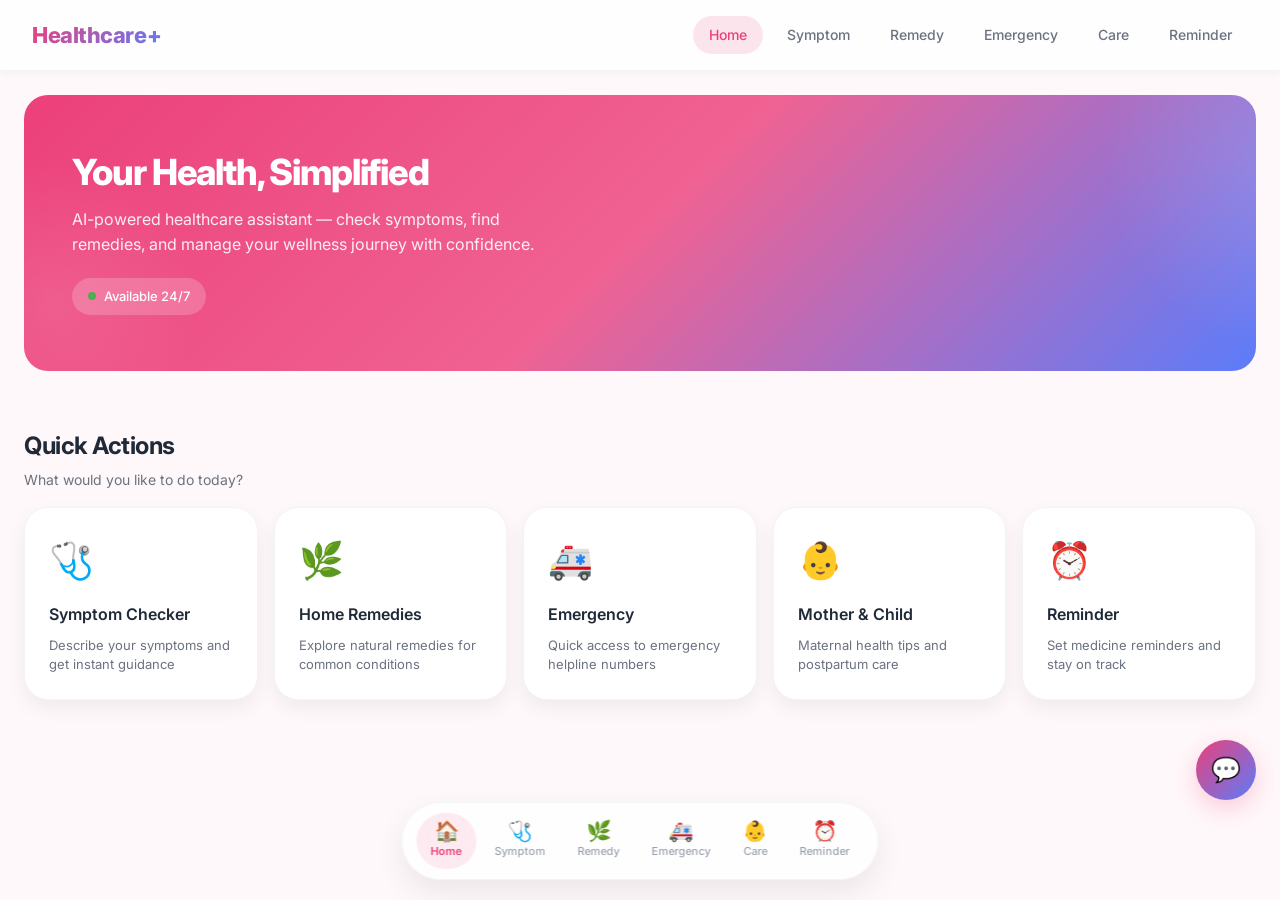
<file: index.html>
<!DOCTYPE html>
<html lang="en">
<head>
  <meta charset="UTF-8">
  <meta name="viewport" content="width=device-width, initial-scale=1.0">
  <meta name="description" content="Healthcare+ — Your AI-powered healthcare assistant. Check symptoms, explore remedies, access emergency services, and manage your health journey.">
  <title>Healthcare+ | Your Health, Simplified</title>
  <link rel="stylesheet" href="style.css">
</head>

<body>

<!-- NAVBAR -->
<nav class="navbar" role="navigation" aria-label="Main navigation">
  <div class="logo">Healthcare+</div>
  <div class="nav-links">
    <a href="index.html" class="active">Home</a>
    <a href="symptom.html">Symptom</a>
    <a href="remedy.html">Remedy</a>
    <a href="emergency.html">Emergency</a>
    <a href="care.html">Care</a>
    <a href="reminder.html">Reminder</a>
  </div>
</nav>

<!-- HERO -->
<section class="hero" role="banner">
  <h1>Your Health, Simplified</h1>
  <p>AI-powered healthcare assistant — check symptoms, find remedies, and manage your wellness journey with confidence.</p>
  <div class="hero-badge">
    <span class="pulse-dot"></span>
    Available 24/7
  </div>
</section>

<!-- SECTION HEADER -->
<div class="section-header">
  <h2>Quick Actions</h2>
  <p>What would you like to do today?</p>
</div>

<!-- ACTION CARDS GRID -->
<div class="grid" role="list">
  <a href="symptom.html" class="card" role="listitem" id="card-symptom">
    <span class="card-icon">🩺</span>
    <span class="card-title">Symptom Checker</span>
    <span class="card-desc">Describe your symptoms and get instant guidance</span>
  </a>
  <a href="remedy.html" class="card" role="listitem" id="card-remedy">
    <span class="card-icon">🌿</span>
    <span class="card-title">Home Remedies</span>
    <span class="card-desc">Explore natural remedies for common conditions</span>
  </a>
  <a href="emergency.html" class="card" role="listitem" id="card-emergency">
    <span class="card-icon">🚑</span>
    <span class="card-title">Emergency</span>
    <span class="card-desc">Quick access to emergency helpline numbers</span>
  </a>
  <a href="care.html" class="card" role="listitem" id="card-care">
    <span class="card-icon">👶</span>
    <span class="card-title">Mother &amp; Child</span>
    <span class="card-desc">Maternal health tips and postpartum care</span>
  </a>
  <a href="reminder.html" class="card" role="listitem" id="card-reminder">
    <span class="card-icon">⏰</span>
    <span class="card-title">Reminder</span>
    <span class="card-desc">Set medicine reminders and stay on track</span>
  </a>
</div>

<!-- CHAT BUTTON -->
<div class="chat-btn" onclick="toggleChat()" role="button" aria-label="Open AI assistant chat" tabindex="0" id="chat-toggle">💬</div>

<!-- CHAT POPUP -->
<div class="chat-popup" id="chatPopup" role="dialog" aria-label="AI Assistant Chat">
  <div class="chat-header">
    <span>🤖 AI Assistant</span>
    <span onclick="toggleChat()" role="button" aria-label="Close chat" tabindex="0">✕</span>
  </div>
  <div class="chat-body" id="chatBody"></div>
  <div class="chat-input">
    <input id="chatInput" placeholder="Ask me anything about health..." aria-label="Type your message">
    <button onclick="sendMsg()" id="chat-send">Send</button>
  </div>
</div>

<!-- BOTTOM NAVIGATION -->
<nav class="bottom-nav" role="navigation" aria-label="Bottom navigation">
  <a href="index.html" class="active" aria-current="page">
    <span class="nav-icon">🏠</span>
    Home
  </a>
  <a href="symptom.html">
    <span class="nav-icon">🩺</span>
    Symptom
  </a>
  <a href="remedy.html">
    <span class="nav-icon">🌿</span>
    Remedy
  </a>
  <a href="emergency.html">
    <span class="nav-icon">🚑</span>
    Emergency
  </a>
  <a href="care.html">
    <span class="nav-icon">👶</span>
    Care
  </a>
  <a href="reminder.html">
    <span class="nav-icon">⏰</span>
    Reminder
  </a>
</nav>

<script src="script.js"></script>

</body>
</html>
</file>
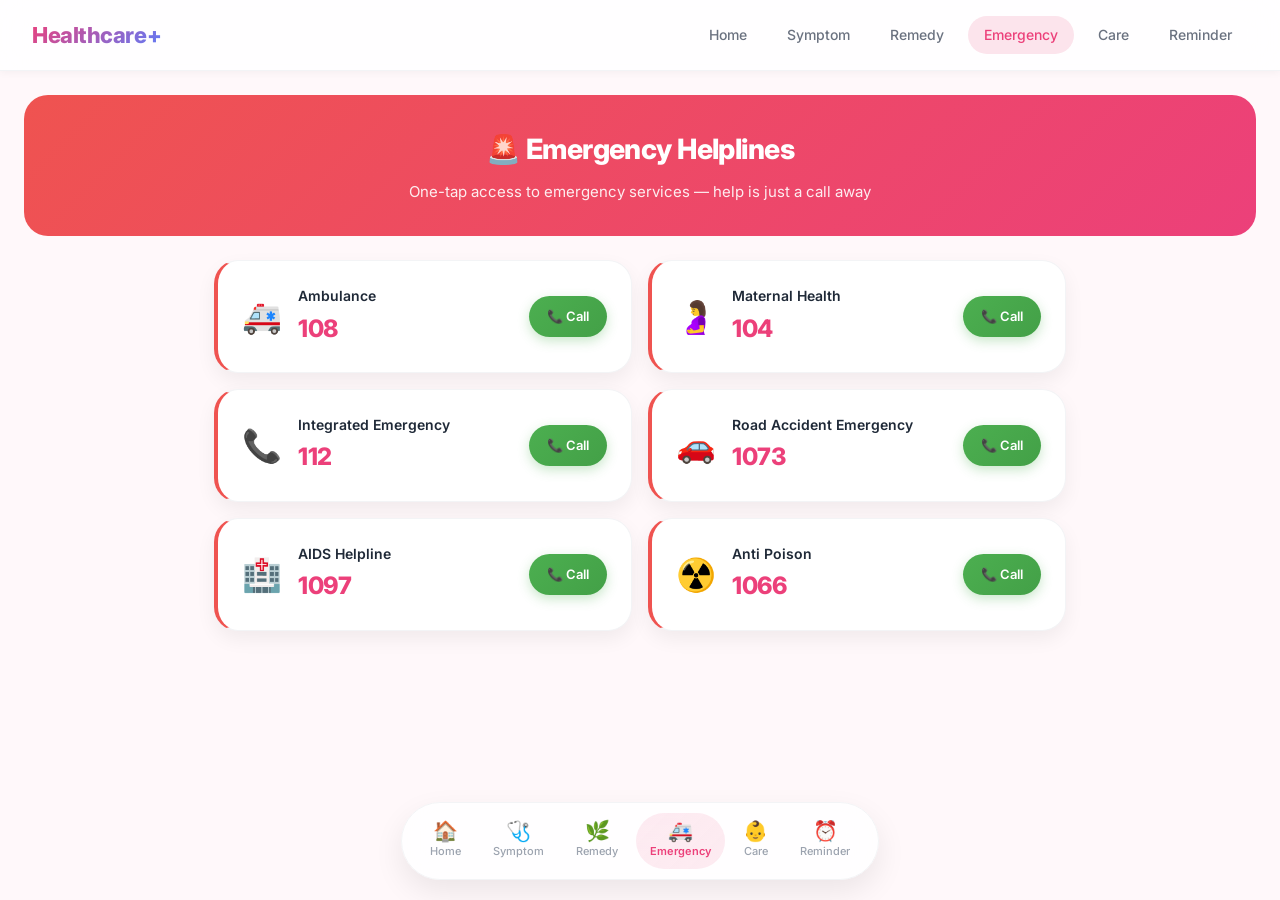
<file: emergency.html>
<!DOCTYPE html>
<html lang="en">
<head>
  <meta charset="UTF-8">
  <meta name="viewport" content="width=device-width, initial-scale=1.0">
  <meta name="description" content="Emergency helpline numbers — quick access to ambulance, maternal health, and other emergency services in India.">
  <title>Emergency Helplines | Healthcare+</title>
  <link rel="stylesheet" href="style.css">
</head>

<body>

<!-- NAVBAR -->
<nav class="navbar" role="navigation" aria-label="Main navigation">
  <div class="logo">Healthcare+</div>
  <div class="nav-links">
    <a href="index.html">Home</a>
    <a href="symptom.html">Symptom</a>
    <a href="remedy.html">Remedy</a>
    <a href="emergency.html" class="active">Emergency</a>
    <a href="care.html">Care</a>
    <a href="reminder.html">Reminder</a>
  </div>
</nav>

<!-- PAGE HERO -->
<section class="page-hero" style="background: linear-gradient(135deg, #EF5350, #EC407A);">
  <h2>🚨 Emergency Helplines</h2>
  <p>One-tap access to emergency services — help is just a call away</p>
</section>

<!-- EMERGENCY CARDS -->
<div class="emergency-grid" role="list">

  <div class="emergency-card" role="listitem">
    <span class="em-icon">🚑</span>
    <div class="em-info">
      <div class="em-name">Ambulance</div>
      <div class="em-number">108</div>
    </div>
    <a href="tel:108" class="em-call" aria-label="Call Ambulance at 108">📞 Call</a>
  </div>

  <div class="emergency-card" role="listitem">
    <span class="em-icon">🤰</span>
    <div class="em-info">
      <div class="em-name">Maternal Health</div>
      <div class="em-number">104</div>
    </div>
    <a href="tel:104" class="em-call" aria-label="Call Maternal Health at 104">📞 Call</a>
  </div>

  <div class="emergency-card" role="listitem">
    <span class="em-icon">📞</span>
    <div class="em-info">
      <div class="em-name">Integrated Emergency</div>
      <div class="em-number">112</div>
    </div>
    <a href="tel:112" class="em-call" aria-label="Call Integrated Emergency at 112">📞 Call</a>
  </div>

  <div class="emergency-card" role="listitem">
    <span class="em-icon">🚗</span>
    <div class="em-info">
      <div class="em-name">Road Accident Emergency</div>
      <div class="em-number">1073</div>
    </div>
    <a href="tel:1073" class="em-call" aria-label="Call Road Accident Emergency at 1073">📞 Call</a>
  </div>

  <div class="emergency-card" role="listitem">
    <span class="em-icon">🏥</span>
    <div class="em-info">
      <div class="em-name">AIDS Helpline</div>
      <div class="em-number">1097</div>
    </div>
    <a href="tel:1097" class="em-call" aria-label="Call AIDS Helpline at 1097">📞 Call</a>
  </div>

  <div class="emergency-card" role="listitem">
    <span class="em-icon">☢️</span>
    <div class="em-info">
      <div class="em-name">Anti Poison</div>
      <div class="em-number">1066</div>
    </div>
    <a href="tel:1066" class="em-call" aria-label="Call Anti Poison at 1066">📞 Call</a>
  </div>

</div>

<!-- BOTTOM NAVIGATION -->
<nav class="bottom-nav" role="navigation" aria-label="Bottom navigation">
  <a href="index.html">
    <span class="nav-icon">🏠</span>
    Home
  </a>
  <a href="symptom.html">
    <span class="nav-icon">🩺</span>
    Symptom
  </a>
  <a href="remedy.html">
    <span class="nav-icon">🌿</span>
    Remedy
  </a>
  <a href="emergency.html" class="active" aria-current="page">
    <span class="nav-icon">🚑</span>
    Emergency
  </a>
  <a href="care.html">
    <span class="nav-icon">👶</span>
    Care
  </a>
  <a href="reminder.html">
    <span class="nav-icon">⏰</span>
    Reminder
  </a>
</nav>

</body>
</html>
</file>
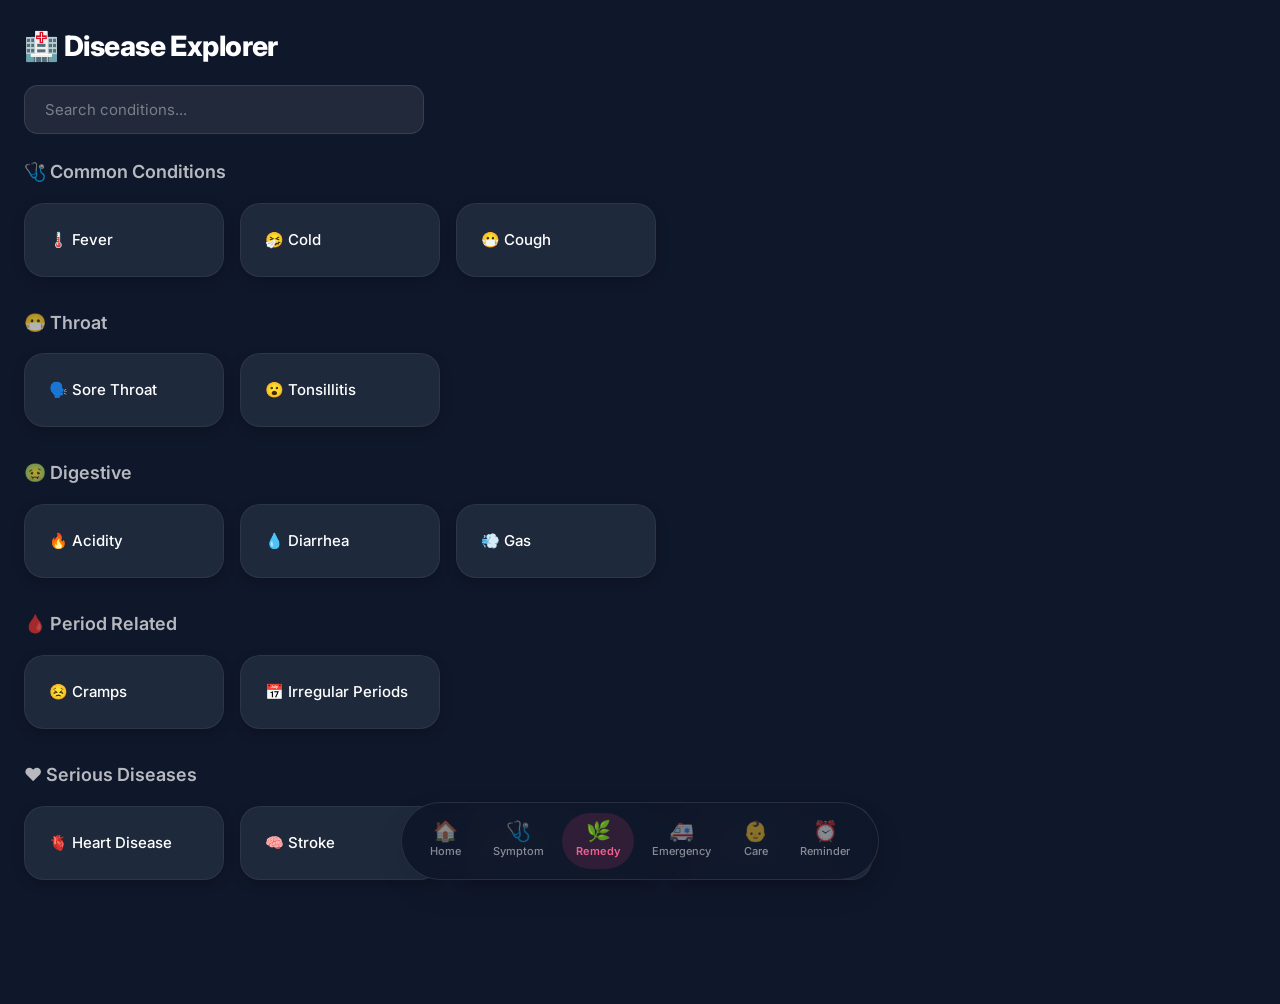
<file: remedy.html>
<!DOCTYPE html>
<html lang="en">
<head>
  <meta charset="UTF-8">
  <meta name="viewport" content="width=device-width, initial-scale=1.0">
  <meta name="description" content="Explore diseases and home remedies. Find natural cures for common conditions with Healthcare+.">
  <title>Disease Explorer | Healthcare+</title>
  <link rel="stylesheet" href="style.css">
</head>

<body class="page-dark">

<!-- HEADER -->
<div class="header">
  <h1>🏥 Disease Explorer</h1>
  <input class="search-box" id="search" placeholder="Search conditions..." onkeyup="searchDisease()" aria-label="Search diseases">
</div>

<!-- COMMON CONDITIONS -->
<h2>🩺 Common Conditions</h2>
<div class="scroll" role="list">
  <div class="card" onclick="openModal('Fever')" role="listitem" tabindex="0">🌡️ Fever</div>
  <div class="card" onclick="openModal('Cold')" role="listitem" tabindex="0">🤧 Cold</div>
  <div class="card" onclick="openModal('Cough')" role="listitem" tabindex="0">😷 Cough</div>
</div>

<!-- THROAT -->
<h2>😷 Throat</h2>
<div class="scroll" role="list">
  <div class="card" onclick="openModal('Sore Throat')" role="listitem" tabindex="0">🗣️ Sore Throat</div>
  <div class="card" onclick="openModal('Tonsillitis')" role="listitem" tabindex="0">😮 Tonsillitis</div>
</div>

<!-- DIGESTIVE -->
<h2>🤢 Digestive</h2>
<div class="scroll" role="list">
  <div class="card" onclick="openModal('Acidity')" role="listitem" tabindex="0">🔥 Acidity</div>
  <div class="card" onclick="openModal('Diarrhea')" role="listitem" tabindex="0">💧 Diarrhea</div>
  <div class="card" onclick="openModal('Gas')" role="listitem" tabindex="0">💨 Gas</div>
</div>

<!-- PERIOD RELATED -->
<h2>🩸 Period Related</h2>
<div class="scroll" role="list">
  <div class="card" onclick="openModal('Cramps')" role="listitem" tabindex="0">😣 Cramps</div>
  <div class="card" onclick="openModal('Irregular Periods')" role="listitem" tabindex="0">📅 Irregular Periods</div>
</div>

<!-- SERIOUS DISEASES -->
<h2>❤️ Serious Diseases</h2>
<div class="scroll" role="list">
  <div class="card" onclick="openModal('Heart Disease')" role="listitem" tabindex="0">🫀 Heart Disease</div>
  <div class="card" onclick="openModal('Stroke')" role="listitem" tabindex="0">🧠 Stroke</div>
  <div class="card" onclick="openModal('Cancer')" role="listitem" tabindex="0">🎗️ Cancer</div>
  <div class="card" onclick="openModal('Diabetes')" role="listitem" tabindex="0">🩸 Diabetes</div>
</div>

<!-- MODAL (preserved structure) -->
<div class="modal" id="modal" role="dialog" aria-modal="true">
  <div class="modal-content">
    <h2 id="title"></h2>
    <p id="info"></p>
    <button onclick="closeModal()" id="btn-close-modal">Close</button>
  </div>
</div>

<!-- BOTTOM NAVIGATION -->
<nav class="bottom-nav" role="navigation" aria-label="Bottom navigation">
  <a href="index.html">
    <span class="nav-icon">🏠</span>
    Home
  </a>
  <a href="symptom.html">
    <span class="nav-icon">🩺</span>
    Symptom
  </a>
  <a href="remedy.html" class="active" aria-current="page">
    <span class="nav-icon">🌿</span>
    Remedy
  </a>
  <a href="emergency.html">
    <span class="nav-icon">🚑</span>
    Emergency
  </a>
  <a href="care.html">
    <span class="nav-icon">👶</span>
    Care
  </a>
  <a href="reminder.html">
    <span class="nav-icon">⏰</span>
    Reminder
  </a>
</nav>

<script>

/* DATA — preserved exactly from original */
function getData(d){

let data = {
"Fever":"Drink fluids, rest, take light food.",
"Cold":"Ginger tea, steam inhalation, honey.",
"Cough":"Honey + ginger, warm water.",
"Sore Throat":"Salt water gargle, honey tea.",
"Tonsillitis":"Warm liquids, rest.",
"Acidity":"Cold milk, avoid spicy food.",
"Gas":"Ajwain, warm water.",
"Diarrhea":"ORS, hydration.",
"Cramps":"Heating pad, light exercise.",
"Irregular Periods":"Healthy diet, reduce stress.",

"Heart Disease":"⚠️ Serious condition. Maintain diet, exercise, consult doctor.",
"Stroke":"⚠️ Emergency condition. Immediate medical help required.",
"Cancer":"⚠️ Requires professional treatment. No home remedy.",
"Diabetes":"Healthy diet, control sugar, exercise."
};

return data[d] || "Consult doctor";
}

/* OPEN MODAL — preserved */
function openModal(name){
document.getElementById("modal").style.display="flex";
document.getElementById("title").innerText=name;
document.getElementById("info").innerText=getData(name);
}

/* CLOSE — preserved */
function closeModal(){
document.getElementById("modal").style.display="none";
}

/* SEARCH — preserved */
function searchDisease(){
let input=document.getElementById("search").value.toLowerCase();
let cards=document.querySelectorAll(".card");

cards.forEach(c=>{
c.style.display = c.innerText.toLowerCase().includes(input) ? "block":"none";
});
}

</script>

</body>
</html>
</file>
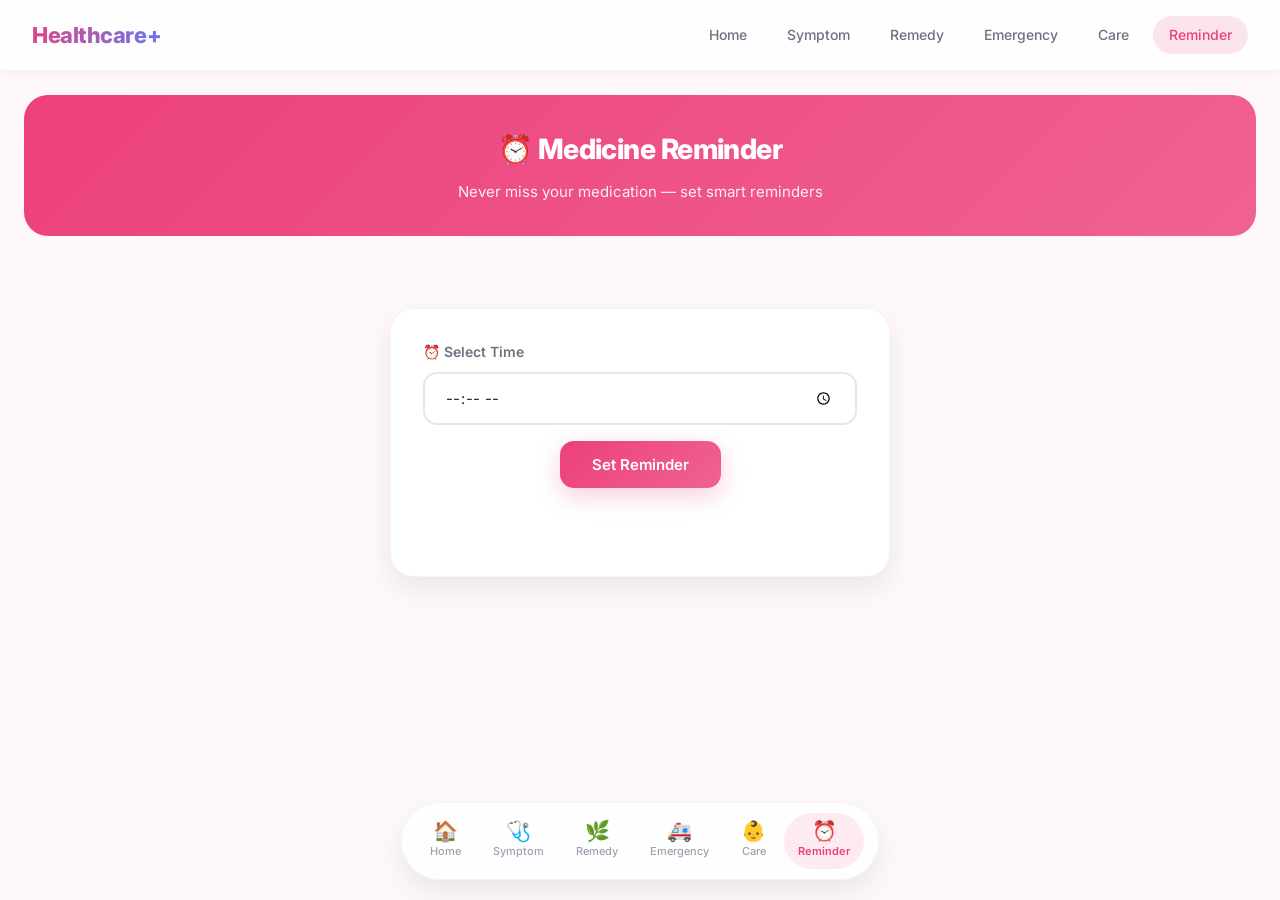
<file: reminder.html>
<!DOCTYPE html>
<html lang="en">
<head>
  <meta charset="UTF-8">
  <meta name="viewport" content="width=device-width, initial-scale=1.0">
  <meta name="description" content="Set medicine reminders with Healthcare+ — never miss your medication schedule.">
  <title>Medicine Reminder | Healthcare+</title>
  <link rel="stylesheet" href="style.css">
</head>

<body>

<!-- NAVBAR -->
<nav class="navbar" role="navigation" aria-label="Main navigation">
  <div class="logo">Healthcare+</div>
  <div class="nav-links">
    <a href="index.html">Home</a>
    <a href="symptom.html">Symptom</a>
    <a href="remedy.html">Remedy</a>
    <a href="emergency.html">Emergency</a>
    <a href="care.html">Care</a>
    <a href="reminder.html" class="active">Reminder</a>
  </div>
</nav>

<!-- PAGE HERO -->
<section class="page-hero">
  <h2>⏰ Medicine Reminder</h2>
  <p>Never miss your medication — set smart reminders</p>
</section>

<!-- REMINDER FORM -->
<div class="center">
  <div class="reminder-form">
    <label for="time">⏰ Select Time</label>
    <input type="time" id="time" aria-label="Select reminder time">

    <button onclick="setReminder()" id="btn-set-reminder">Set Reminder</button>

    <p id="msg"></p>
  </div>
</div>

<!-- BOTTOM NAVIGATION -->
<nav class="bottom-nav" role="navigation" aria-label="Bottom navigation">
  <a href="index.html">
    <span class="nav-icon">🏠</span>
    Home
  </a>
  <a href="symptom.html">
    <span class="nav-icon">🩺</span>
    Symptom
  </a>
  <a href="remedy.html">
    <span class="nav-icon">🌿</span>
    Remedy
  </a>
  <a href="emergency.html">
    <span class="nav-icon">🚑</span>
    Emergency
  </a>
  <a href="care.html">
    <span class="nav-icon">👶</span>
    Care
  </a>
  <a href="reminder.html" class="active" aria-current="page">
    <span class="nav-icon">⏰</span>
    Reminder
  </a>
</nav>

<script src="script.js"></script>

</body>
</html>
</file>
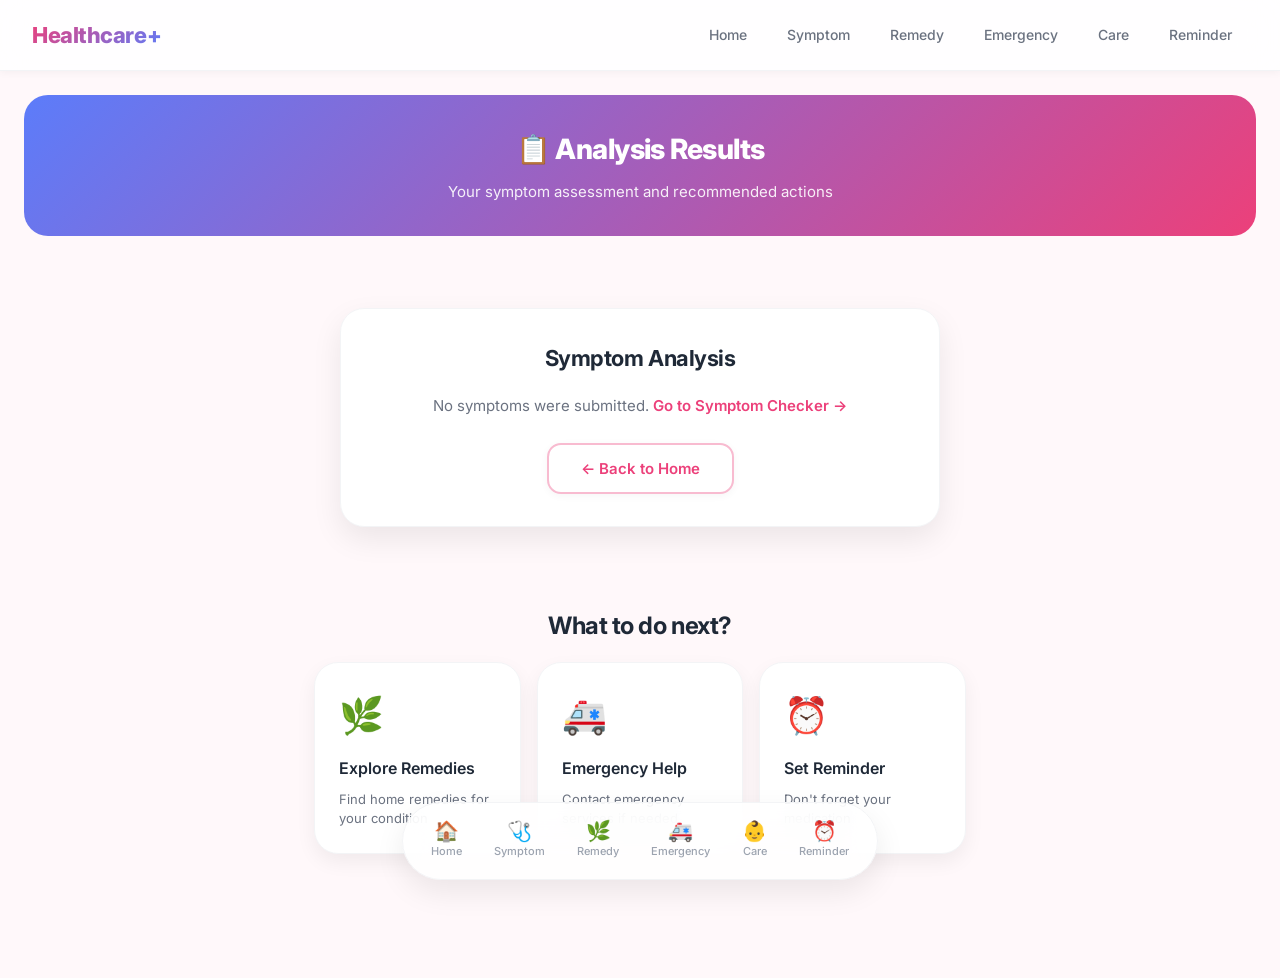
<file: result.html>
<!DOCTYPE html>
<html lang="en">
<head>
  <meta charset="UTF-8">
  <meta name="viewport" content="width=device-width, initial-scale=1.0">
  <meta name="description" content="Symptom analysis results — view your health assessment and recommended actions.">
  <title>Results | Healthcare+</title>
  <link rel="stylesheet" href="style.css">
</head>

<body>

<!-- NAVBAR -->
<nav class="navbar" role="navigation" aria-label="Main navigation">
  <div class="logo">Healthcare+</div>
  <div class="nav-links">
    <a href="index.html">Home</a>
    <a href="symptom.html">Symptom</a>
    <a href="remedy.html">Remedy</a>
    <a href="emergency.html">Emergency</a>
    <a href="care.html">Care</a>
    <a href="reminder.html">Reminder</a>
  </div>
</nav>

<!-- PAGE HERO -->
<section class="page-hero" style="background: linear-gradient(135deg, var(--accent), var(--primary));">
  <h2>📋 Analysis Results</h2>
  <p>Your symptom assessment and recommended actions</p>
</section>

<!-- RESULT CARD -->
<div class="center">
  <div class="result-card fade-in">
    <h2>Symptom Analysis</h2>
    <p id="output"></p>

    <div style="margin-top: 24px;">
      <a href="index.html">
        <button class="btn-secondary" id="btn-back-home">← Back to Home</button>
      </a>
    </div>
  </div>
</div>

<!-- QUICK ACTIONS -->
<div class="section-header" style="text-align: center;">
  <h2>What to do next?</h2>
</div>

<div class="grid" style="max-width: 700px; margin: 0 auto;">
  <a href="remedy.html" class="card">
    <span class="card-icon">🌿</span>
    <span class="card-title">Explore Remedies</span>
    <span class="card-desc">Find home remedies for your condition</span>
  </a>
  <a href="emergency.html" class="card">
    <span class="card-icon">🚑</span>
    <span class="card-title">Emergency Help</span>
    <span class="card-desc">Contact emergency services if needed</span>
  </a>
  <a href="reminder.html" class="card">
    <span class="card-icon">⏰</span>
    <span class="card-title">Set Reminder</span>
    <span class="card-desc">Don't forget your medication</span>
  </a>
</div>

<!-- BOTTOM NAVIGATION -->
<nav class="bottom-nav" role="navigation" aria-label="Bottom navigation">
  <a href="index.html">
    <span class="nav-icon">🏠</span>
    Home
  </a>
  <a href="symptom.html">
    <span class="nav-icon">🩺</span>
    Symptom
  </a>
  <a href="remedy.html">
    <span class="nav-icon">🌿</span>
    Remedy
  </a>
  <a href="emergency.html">
    <span class="nav-icon">🚑</span>
    Emergency
  </a>
  <a href="care.html">
    <span class="nav-icon">👶</span>
    Care
  </a>
  <a href="reminder.html">
    <span class="nav-icon">⏰</span>
    Reminder
  </a>
</nav>

<script src="script.js"></script>

</body>
</html>
</file>
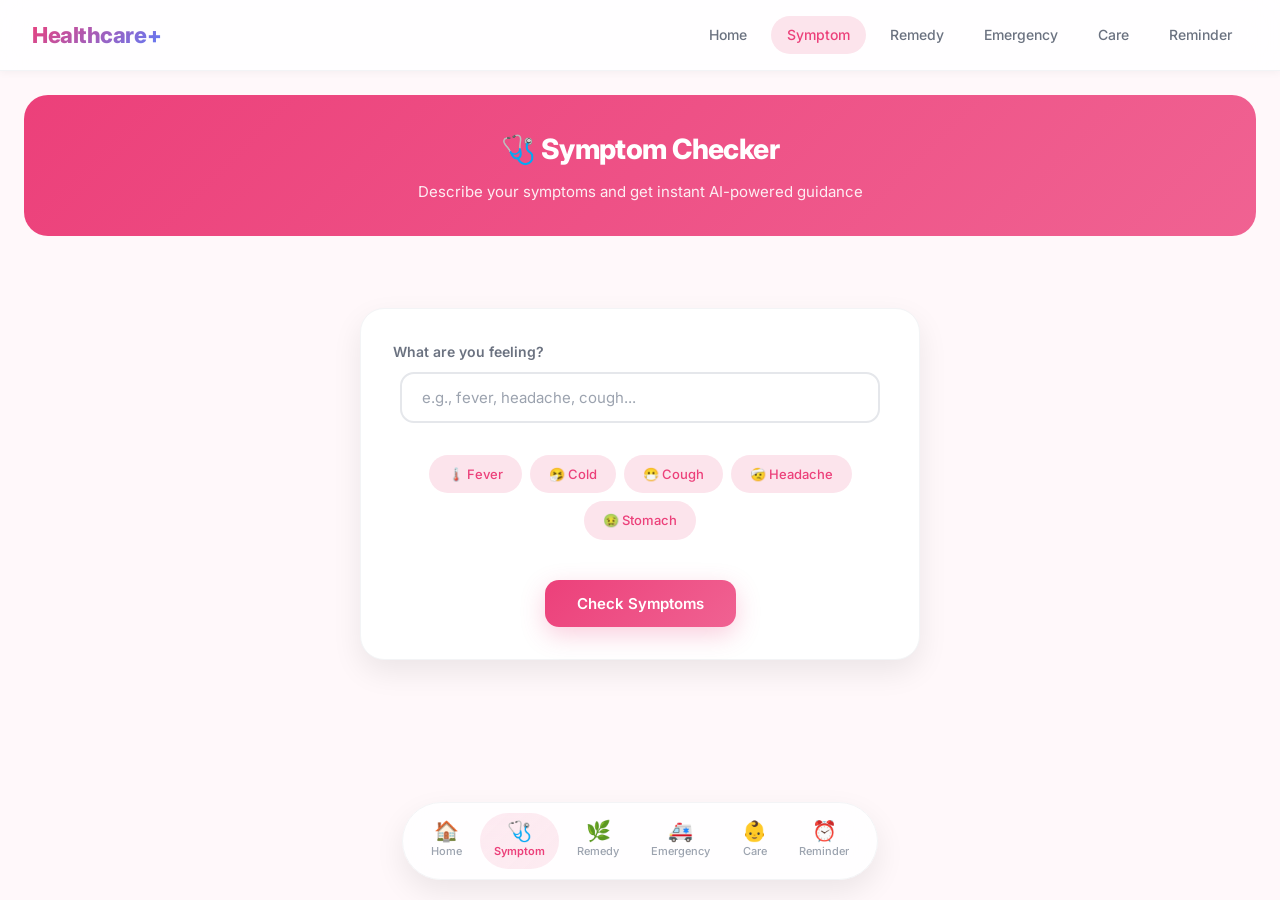
<file: symptom.html>
<!DOCTYPE html>
<html lang="en">
<head>
  <meta charset="UTF-8">
  <meta name="viewport" content="width=device-width, initial-scale=1.0">
  <meta name="description" content="Check your symptoms with Healthcare+ AI-powered symptom checker. Get instant health guidance.">
  <title>Symptom Checker | Healthcare+</title>
  <link rel="stylesheet" href="style.css">
</head>

<body>

<!-- NAVBAR -->
<nav class="navbar" role="navigation" aria-label="Main navigation">
  <div class="logo">Healthcare+</div>
  <div class="nav-links">
    <a href="index.html">Home</a>
    <a href="symptom.html" class="active">Symptom</a>
    <a href="remedy.html">Remedy</a>
    <a href="emergency.html">Emergency</a>
    <a href="care.html">Care</a>
    <a href="reminder.html">Reminder</a>
  </div>
</nav>

<!-- PAGE HERO -->
<section class="page-hero">
  <h2>🩺 Symptom Checker</h2>
  <p>Describe your symptoms and get instant AI-powered guidance</p>
</section>

<!-- SYMPTOM FORM -->
<div class="center">
  <div class="reminder-form" style="max-width: 560px;">
    <label for="sym" style="align-self: flex-start;">What are you feeling?</label>
    <input id="sym" placeholder="e.g., fever, headache, cough..." aria-label="Enter your symptoms">

    <!-- Quick Symptom Tags -->
    <div class="symptom-tags">
      <span class="symptom-tag" onclick="document.getElementById('sym').value='fever'" tabindex="0">🌡️ Fever</span>
      <span class="symptom-tag" onclick="document.getElementById('sym').value='cold'" tabindex="0">🤧 Cold</span>
      <span class="symptom-tag" onclick="document.getElementById('sym').value='cough'" tabindex="0">😷 Cough</span>
      <span class="symptom-tag" onclick="document.getElementById('sym').value='headache'" tabindex="0">🤕 Headache</span>
      <span class="symptom-tag" onclick="document.getElementById('sym').value='stomach ache'" tabindex="0">🤢 Stomach</span>
    </div>

    <button onclick="go()" id="btn-check-symptoms">Check Symptoms</button>
  </div>
</div>

<!-- BOTTOM NAVIGATION -->
<nav class="bottom-nav" role="navigation" aria-label="Bottom navigation">
  <a href="index.html">
    <span class="nav-icon">🏠</span>
    Home
  </a>
  <a href="symptom.html" class="active" aria-current="page">
    <span class="nav-icon">🩺</span>
    Symptom
  </a>
  <a href="remedy.html">
    <span class="nav-icon">🌿</span>
    Remedy
  </a>
  <a href="emergency.html">
    <span class="nav-icon">🚑</span>
    Emergency
  </a>
  <a href="care.html">
    <span class="nav-icon">👶</span>
    Care
  </a>
  <a href="reminder.html">
    <span class="nav-icon">⏰</span>
    Reminder
  </a>
</nav>

<script src="script.js"></script>

</body>
</html>
</file>
<file: style.css>
/* =============================================
   Healthcare+ Premium Design System
   Inspired by Practo, Apollo 24/7, Apple Health
   ============================================= */

@import url('https://fonts.googleapis.com/css2?family=Inter:wght@300;400;500;600;700;800&display=swap');

/* ---- CSS Custom Properties ---- */
:root {
  /* Colors */
  --primary: #EC407A;
  --primary-light: #F06292;
  --primary-dark: #D81B60;
  --secondary: #F8BBD0;
  --secondary-light: #FCE4EC;
  --accent: #5C7CFA;
  --accent-light: #8B9FFF;
  --success: #4CAF50;
  --success-light: #E8F5E9;
  --warning: #FFB300;
  --warning-light: #FFF8E1;
  --danger: #EF5350;
  --danger-light: #FFEBEE;

  --bg: #FFF8FA;
  --bg-secondary: #FFF0F5;
  --card: #FFFFFF;
  --card-hover: #FFFAFC;

  --text-primary: #1F2937;
  --text-secondary: #6B7280;
  --text-muted: #9CA3AF;
  --text-inverse: #FFFFFF;

  --border: #E5E7EB;
  --border-light: #F3F4F6;

  /* Shadows */
  --shadow-sm: 0 2px 8px rgba(0, 0, 0, 0.04);
  --shadow-md: 0 8px 20px rgba(0, 0, 0, 0.06);
  --shadow-lg: 0 12px 30px rgba(0, 0, 0, 0.08);
  --shadow-xl: 0 20px 40px rgba(0, 0, 0, 0.12);
  --shadow-primary: 0 8px 24px rgba(236, 64, 122, 0.25);

  /* Spacing */
  --space-xs: 4px;
  --space-sm: 8px;
  --space-md: 16px;
  --space-lg: 24px;
  --space-xl: 32px;
  --space-2xl: 48px;
  --space-3xl: 64px;

  /* Radii */
  --radius-sm: 8px;
  --radius-md: 14px;
  --radius-lg: 20px;
  --radius-xl: 24px;
  --radius-2xl: 28px;
  --radius-full: 9999px;

  /* Typography */
  --font: 'Inter', -apple-system, BlinkMacSystemFont, 'Segoe UI', sans-serif;

  /* Transitions */
  --transition-fast: 0.2s cubic-bezier(0.4, 0, 0.2, 1);
  --transition-base: 0.3s cubic-bezier(0.4, 0, 0.2, 1);
  --transition-slow: 0.5s cubic-bezier(0.4, 0, 0.2, 1);
}

/* ---- Reset & Base ---- */
*, *::before, *::after {
  box-sizing: border-box;
  margin: 0;
  padding: 0;
}

html {
  scroll-behavior: smooth;
  -webkit-font-smoothing: antialiased;
  -moz-osx-font-smoothing: grayscale;
}

body {
  font-family: var(--font);
  background: var(--bg);
  color: var(--text-primary);
  line-height: 1.6;
  min-height: 100vh;
  padding-bottom: 100px;
  overflow-x: hidden;
}

a {
  text-decoration: none;
  color: inherit;
  transition: color var(--transition-fast);
}

img {
  max-width: 100%;
  display: block;
}

/* ---- Scrollbar ---- */
::-webkit-scrollbar {
  width: 6px;
  height: 6px;
}
::-webkit-scrollbar-track {
  background: transparent;
}
::-webkit-scrollbar-thumb {
  background: var(--secondary);
  border-radius: var(--radius-full);
}
::-webkit-scrollbar-thumb:hover {
  background: var(--primary-light);
}

/* ===========================
   NAVBAR
   =========================== */
.navbar {
  display: flex;
  justify-content: space-between;
  align-items: center;
  padding: 16px 32px;
  background: rgba(255, 255, 255, 0.85);
  backdrop-filter: blur(20px);
  -webkit-backdrop-filter: blur(20px);
  box-shadow: var(--shadow-sm);
  position: sticky;
  top: 0;
  z-index: 100;
  border-bottom: 1px solid var(--border-light);
}

.logo {
  font-weight: 800;
  font-size: 22px;
  background: linear-gradient(135deg, var(--primary), var(--accent));
  -webkit-background-clip: text;
  -webkit-text-fill-color: transparent;
  background-clip: text;
  letter-spacing: -0.02em;
}

.nav-links {
  display: flex;
  align-items: center;
  gap: 8px;
}

.nav-links a {
  padding: 8px 16px;
  border-radius: var(--radius-full);
  color: var(--text-secondary);
  font-weight: 500;
  font-size: 14px;
  transition: all var(--transition-fast);
  position: relative;
}

.nav-links a:hover,
.nav-links a.active {
  color: var(--primary);
  background: var(--secondary-light);
}

/* ===========================
   HERO SECTION
   =========================== */
.hero {
  background: linear-gradient(135deg, var(--primary), var(--primary-light), var(--accent));
  color: var(--text-inverse);
  padding: 56px 48px;
  border-radius: var(--radius-xl);
  margin: var(--space-lg);
  position: relative;
  overflow: hidden;
  animation: fadeInUp 0.6s ease-out;
}

.hero::before {
  content: '';
  position: absolute;
  top: -50%;
  right: -20%;
  width: 400px;
  height: 400px;
  background: radial-gradient(circle, rgba(255,255,255,0.15) 0%, transparent 70%);
  border-radius: 50%;
}

.hero::after {
  content: '';
  position: absolute;
  bottom: -30%;
  left: -10%;
  width: 300px;
  height: 300px;
  background: radial-gradient(circle, rgba(255,255,255,0.1) 0%, transparent 70%);
  border-radius: 50%;
}

.hero h1 {
  font-size: 36px;
  font-weight: 800;
  letter-spacing: -0.03em;
  line-height: 1.2;
  margin-bottom: 12px;
  position: relative;
  z-index: 1;
}

.hero p {
  font-size: 16px;
  opacity: 0.9;
  font-weight: 400;
  position: relative;
  z-index: 1;
  max-width: 500px;
}

.hero .hero-badge {
  display: inline-flex;
  align-items: center;
  gap: 8px;
  background: rgba(255,255,255,0.2);
  backdrop-filter: blur(10px);
  padding: 8px 16px;
  border-radius: var(--radius-full);
  font-size: 13px;
  font-weight: 500;
  margin-top: 20px;
  position: relative;
  z-index: 1;
}

.hero .hero-badge .pulse-dot {
  width: 8px;
  height: 8px;
  background: #4CAF50;
  border-radius: 50%;
  animation: pulse 2s ease-in-out infinite;
}

/* ===========================
   GRID & CARDS
   =========================== */
.grid {
  display: grid;
  grid-template-columns: repeat(auto-fit, minmax(200px, 1fr));
  gap: var(--space-md);
  padding: 0 var(--space-lg) var(--space-lg);
}

.card {
  background: var(--card);
  padding: var(--space-lg);
  border-radius: var(--radius-xl);
  text-decoration: none;
  color: var(--text-primary);
  transition: all var(--transition-base);
  box-shadow: var(--shadow-md);
  border: 1px solid var(--border-light);
  display: flex;
  flex-direction: column;
  gap: var(--space-sm);
  position: relative;
  overflow: hidden;
  cursor: pointer;
}

.card::before {
  content: '';
  position: absolute;
  top: 0;
  left: 0;
  right: 0;
  height: 4px;
  background: linear-gradient(90deg, var(--primary), var(--accent));
  opacity: 0;
  transition: opacity var(--transition-base);
}

.card:hover {
  transform: translateY(-6px);
  box-shadow: var(--shadow-xl);
  border-color: var(--secondary);
}

.card:hover::before {
  opacity: 1;
}

.card .card-icon {
  font-size: 36px;
  margin-bottom: 4px;
}

.card .card-title {
  font-size: 16px;
  font-weight: 600;
  color: var(--text-primary);
}

.card .card-desc {
  font-size: 13px;
  color: var(--text-secondary);
  line-height: 1.5;
}

/* Card Image */
.card img {
  width: 60px;
  margin-bottom: 10px;
  border-radius: var(--radius-sm);
}

/* ===========================
   SECTION HEADERS
   =========================== */
.section-header {
  padding: var(--space-xl) var(--space-lg) var(--space-md);
}

.section-header h2 {
  font-size: 24px;
  font-weight: 700;
  color: var(--text-primary);
  letter-spacing: -0.02em;
}

.section-header p {
  font-size: 14px;
  color: var(--text-secondary);
  margin-top: 4px;
}

/* ===========================
   CENTER LAYOUT
   =========================== */
.center {
  text-align: center;
  padding: var(--space-2xl) var(--space-lg);
  max-width: 700px;
  margin: 0 auto;
}

.center h2 {
  font-size: 28px;
  font-weight: 700;
  color: var(--text-primary);
  letter-spacing: -0.02em;
  margin-bottom: var(--space-md);
}

.center p {
  color: var(--text-secondary);
  font-size: 15px;
  line-height: 1.7;
}

/* ===========================
   FORM ELEMENTS
   =========================== */
input[type="text"],
input[type="search"],
input[type="time"],
input:not([type]) {
  padding: 14px 20px;
  width: 100%;
  max-width: 480px;
  border-radius: var(--radius-md);
  border: 2px solid var(--border);
  font-family: var(--font);
  font-size: 15px;
  color: var(--text-primary);
  background: var(--card);
  transition: all var(--transition-fast);
  outline: none;
}

input:focus {
  border-color: var(--primary);
  box-shadow: 0 0 0 4px rgba(236, 64, 122, 0.1);
}

input::placeholder {
  color: var(--text-muted);
}

/* ===========================
   BUTTONS
   =========================== */
button {
  padding: 14px 32px;
  border-radius: var(--radius-md);
  border: none;
  background: linear-gradient(135deg, var(--primary), var(--primary-light));
  color: var(--text-inverse);
  font-family: var(--font);
  font-size: 15px;
  font-weight: 600;
  cursor: pointer;
  transition: all var(--transition-base);
  box-shadow: var(--shadow-primary);
  position: relative;
  overflow: hidden;
}

button:hover {
  transform: translateY(-2px) scale(1.02);
  box-shadow: 0 12px 28px rgba(236, 64, 122, 0.35);
}

button:active {
  transform: translateY(0) scale(0.98);
}

button.btn-secondary {
  background: var(--card);
  color: var(--primary);
  border: 2px solid var(--secondary);
  box-shadow: var(--shadow-sm);
}

button.btn-secondary:hover {
  background: var(--secondary-light);
  box-shadow: var(--shadow-md);
}

button.btn-danger {
  background: linear-gradient(135deg, var(--danger), #E53935);
  box-shadow: 0 8px 24px rgba(239, 83, 80, 0.25);
}

button.btn-small {
  padding: 10px 20px;
  font-size: 13px;
  border-radius: var(--radius-sm);
}

/* ===========================
   AI CHAT WIDGET
   =========================== */
.chat-btn {
  position: fixed;
  bottom: 100px;
  right: 24px;
  width: 60px;
  height: 60px;
  background: linear-gradient(135deg, var(--primary), var(--accent));
  color: var(--text-inverse);
  border-radius: 50%;
  display: flex;
  align-items: center;
  justify-content: center;
  font-size: 24px;
  cursor: pointer;
  box-shadow: var(--shadow-primary);
  transition: all var(--transition-base);
  z-index: 200;
  animation: bounceIn 0.6s ease-out 0.5s both;
}

.chat-btn:hover {
  transform: scale(1.1);
  box-shadow: 0 12px 32px rgba(236, 64, 122, 0.4);
}

.chat-popup {
  position: fixed;
  bottom: 170px;
  right: 24px;
  width: 360px;
  background: var(--card);
  border-radius: var(--radius-2xl);
  display: none;
  flex-direction: column;
  box-shadow: var(--shadow-xl);
  z-index: 201;
  overflow: hidden;
  border: 1px solid var(--border-light);
  animation: slideUp 0.3s ease-out;
}

.chat-popup.active {
  display: flex;
}

.chat-header {
  background: linear-gradient(135deg, var(--primary), var(--accent));
  color: var(--text-inverse);
  padding: 18px 20px;
  display: flex;
  justify-content: space-between;
  align-items: center;
  font-weight: 600;
  font-size: 15px;
}

.chat-header span {
  cursor: pointer;
  width: 28px;
  height: 28px;
  display: flex;
  align-items: center;
  justify-content: center;
  border-radius: 50%;
  background: rgba(255,255,255,0.2);
  transition: background var(--transition-fast);
  font-size: 14px;
}

.chat-header span:hover {
  background: rgba(255,255,255,0.35);
}

.chat-body {
  height: 280px;
  overflow-y: auto;
  padding: var(--space-md);
  background: var(--bg);
}

.chat-input {
  display: flex;
  gap: 0;
  border-top: 1px solid var(--border-light);
}

.chat-input input {
  flex: 1;
  border: none;
  border-radius: 0;
  padding: 14px 16px;
  font-size: 14px;
  max-width: none;
}

.chat-input input:focus {
  box-shadow: none;
  border-color: transparent;
}

.chat-input button {
  border-radius: 0;
  padding: 14px 20px;
  font-size: 14px;
  box-shadow: none;
}

.chat-input button:hover {
  transform: none;
}

/* ===========================
   MODAL
   =========================== */
.modal {
  position: fixed;
  top: 0;
  left: 0;
  width: 100%;
  height: 100%;
  background: rgba(0, 0, 0, 0.5);
  backdrop-filter: blur(8px);
  -webkit-backdrop-filter: blur(8px);
  display: none;
  justify-content: center;
  align-items: center;
  z-index: 1000;
  padding: var(--space-lg);
}

.modal-content {
  background: var(--card);
  color: var(--text-primary);
  padding: var(--space-xl) var(--space-lg);
  border-radius: var(--radius-2xl);
  width: 90%;
  max-width: 600px;
  max-height: 80vh;
  overflow-y: auto;
  animation: popUp 0.4s cubic-bezier(0.34, 1.56, 0.64, 1);
  box-shadow: var(--shadow-xl);
  border: 1px solid var(--border-light);
}

.modal-content h2 {
  font-size: 22px;
  font-weight: 700;
  margin-bottom: var(--space-md);
  color: var(--text-primary);
}

.modal-content p {
  color: var(--text-secondary);
  line-height: 1.7;
  margin-bottom: var(--space-md);
}

.modal-content button {
  margin-top: var(--space-md);
}

/* ===========================
   REMEDY BLOCKS
   =========================== */
.remedy-box {
  display: flex;
  gap: var(--space-md);
  margin-bottom: var(--space-md);
  align-items: center;
  padding: var(--space-md);
  background: var(--bg);
  border-radius: var(--radius-lg);
  transition: all var(--transition-fast);
}

.remedy-box:hover {
  background: var(--secondary-light);
}

.remedy-box img {
  width: 56px;
  height: 56px;
  border-radius: var(--radius-md);
  object-fit: cover;
}

.remedy-box b {
  display: block;
  font-weight: 600;
  color: var(--text-primary);
  margin-bottom: 4px;
}

/* ===========================
   BOTTOM NAVIGATION
   =========================== */
.bottom-nav {
  position: fixed;
  bottom: 20px;
  left: 50%;
  transform: translateX(-50%);
  display: flex;
  align-items: center;
  gap: 4px;
  background: rgba(255, 255, 255, 0.85);
  backdrop-filter: blur(20px);
  -webkit-backdrop-filter: blur(20px);
  padding: 10px 14px;
  border-radius: var(--radius-full);
  box-shadow: var(--shadow-lg);
  z-index: 300;
  border: 1px solid var(--border-light);
  animation: slideUpNav 0.5s ease-out 0.3s both;
}

.bottom-nav a {
  display: flex;
  flex-direction: column;
  align-items: center;
  gap: 2px;
  padding: 8px 14px;
  border-radius: var(--radius-full);
  font-size: 11px;
  font-weight: 500;
  color: var(--text-muted);
  transition: all var(--transition-fast);
  text-decoration: none;
  white-space: nowrap;
}

.bottom-nav a .nav-icon {
  font-size: 20px;
  line-height: 1;
}

.bottom-nav a:hover,
.bottom-nav a.active {
  color: var(--primary);
  background: var(--secondary-light);
}

.bottom-nav a.active {
  background: linear-gradient(135deg, rgba(236,64,122,0.1), rgba(248,187,208,0.3));
  font-weight: 600;
}

/* ===========================
   PAGE-SPECIFIC: DISEASE EXPLORER (REMEDY)
   =========================== */
.page-dark {
  background: #0f172a;
  color: white;
}

.page-dark .header {
  padding: var(--space-lg) var(--space-lg) var(--space-md);
}

.page-dark h1 {
  font-size: 28px;
  font-weight: 800;
  letter-spacing: -0.02em;
  margin-bottom: var(--space-md);
}

.page-dark h2 {
  font-size: 18px;
  font-weight: 600;
  padding: var(--space-sm) var(--space-lg);
  color: rgba(255,255,255,0.7);
}

.page-dark .search-box {
  padding: 14px 20px;
  width: 100%;
  max-width: 400px;
  border-radius: var(--radius-md);
  border: 1px solid rgba(255,255,255,0.1);
  background: rgba(255,255,255,0.08);
  color: white;
  font-family: var(--font);
  font-size: 15px;
  transition: all var(--transition-fast);
  outline: none;
}

.page-dark .search-box:focus {
  border-color: var(--primary);
  background: rgba(255,255,255,0.12);
  box-shadow: 0 0 0 4px rgba(236, 64, 122, 0.15);
}

.page-dark .search-box::placeholder {
  color: rgba(255,255,255,0.4);
}

.scroll {
  display: flex;
  overflow-x: auto;
  gap: var(--space-md);
  padding: var(--space-sm) var(--space-lg) var(--space-lg);
  scroll-snap-type: x mandatory;
}

.scroll::-webkit-scrollbar {
  display: none;
}

.page-dark .card {
  min-width: 200px;
  background: #1e293b;
  padding: var(--space-lg);
  border-radius: var(--radius-lg);
  border: 1px solid rgba(255,255,255,0.06);
  color: white;
  font-weight: 500;
  font-size: 15px;
  transition: all var(--transition-base);
  cursor: pointer;
  scroll-snap-align: start;
  box-shadow: 0 4px 12px rgba(0,0,0,0.2);
}

.page-dark .card::before {
  display: none;
}

.page-dark .card:hover {
  transform: scale(1.05);
  background: #334155;
  border-color: var(--primary);
  box-shadow: 0 8px 24px rgba(236, 64, 122, 0.2);
}

.page-dark .modal-content {
  background: white;
  color: var(--text-primary);
}

.page-dark .bottom-nav {
  background: rgba(15, 23, 42, 0.9);
  border-color: rgba(255,255,255,0.1);
}

.page-dark .bottom-nav a {
  color: rgba(255,255,255,0.5);
}

.page-dark .bottom-nav a:hover,
.page-dark .bottom-nav a.active {
  color: var(--primary-light);
  background: rgba(236,64,122,0.15);
}

/* ===========================
   PAGE-SPECIFIC: EMERGENCY
   =========================== */
.emergency-grid {
  display: grid;
  grid-template-columns: repeat(auto-fit, minmax(280px, 1fr));
  gap: var(--space-md);
  padding: 0 var(--space-lg) var(--space-lg);
  max-width: 900px;
  margin: 0 auto;
}

.emergency-card {
  background: var(--card);
  border-radius: var(--radius-xl);
  padding: var(--space-lg);
  display: flex;
  align-items: center;
  gap: var(--space-md);
  box-shadow: var(--shadow-md);
  border: 1px solid var(--border-light);
  transition: all var(--transition-base);
  text-decoration: none;
  color: var(--text-primary);
  border-left: 4px solid var(--danger);
}

.emergency-card:hover {
  transform: translateY(-4px);
  box-shadow: var(--shadow-xl);
  border-left-color: var(--primary);
}

.emergency-card .em-icon {
  font-size: 32px;
  flex-shrink: 0;
}

.emergency-card .em-info {
  flex: 1;
}

.emergency-card .em-name {
  font-size: 14px;
  font-weight: 600;
  color: var(--text-primary);
  margin-bottom: 2px;
}

.emergency-card .em-number {
  font-size: 24px;
  font-weight: 800;
  color: var(--primary);
  letter-spacing: -0.02em;
}

.emergency-card .em-call {
  padding: 10px 18px;
  background: linear-gradient(135deg, var(--success), #43A047);
  color: white;
  border-radius: var(--radius-full);
  font-size: 13px;
  font-weight: 600;
  flex-shrink: 0;
  transition: all var(--transition-fast);
  text-decoration: none;
  display: inline-block;
  box-shadow: 0 4px 12px rgba(76, 175, 80, 0.3);
}

.emergency-card .em-call:hover {
  transform: scale(1.05);
  box-shadow: 0 6px 16px rgba(76, 175, 80, 0.4);
}

/* ===========================
   PAGE-SPECIFIC: CARE
   =========================== */
.care-section {
  background: var(--card);
  border-radius: var(--radius-xl);
  padding: var(--space-lg);
  margin: 0 var(--space-lg) var(--space-md);
  box-shadow: var(--shadow-md);
  border: 1px solid var(--border-light);
  transition: all var(--transition-base);
}

.care-section:hover {
  box-shadow: var(--shadow-lg);
}

.care-section h4 {
  font-size: 18px;
  font-weight: 700;
  color: var(--text-primary);
  margin-bottom: var(--space-sm);
  display: flex;
  align-items: center;
  gap: var(--space-sm);
}

.care-section p {
  color: var(--text-secondary);
  font-size: 14px;
  line-height: 1.8;
}

.care-section.warning-section {
  border-left: 4px solid var(--warning);
  background: var(--warning-light);
}

.care-section.danger-section {
  border-left: 4px solid var(--danger);
  background: var(--danger-light);
}

/* ===========================
   PAGE-SPECIFIC: REMINDER
   =========================== */
.reminder-form {
  background: var(--card);
  border-radius: var(--radius-xl);
  padding: var(--space-xl);
  max-width: 500px;
  margin: 0 auto var(--space-lg);
  box-shadow: var(--shadow-lg);
  border: 1px solid var(--border-light);
  display: flex;
  flex-direction: column;
  gap: var(--space-md);
  align-items: center;
}

.reminder-form label {
  font-weight: 600;
  font-size: 14px;
  color: var(--text-secondary);
  align-self: flex-start;
  margin-bottom: -8px;
}

#msg {
  padding: var(--space-md);
  border-radius: var(--radius-md);
  font-weight: 500;
  text-align: center;
  margin-top: var(--space-sm);
}

#msg:not(:empty) {
  background: var(--success-light);
  color: var(--success);
  border: 1px solid rgba(76, 175, 80, 0.2);
}

/* ===========================
   PAGE-SPECIFIC: RESULTS
   =========================== */
.result-card {
  background: var(--card);
  border-radius: var(--radius-xl);
  padding: var(--space-xl);
  max-width: 600px;
  margin: 0 auto;
  box-shadow: var(--shadow-lg);
  border: 1px solid var(--border-light);
}

.result-card h2 {
  font-size: 22px;
  font-weight: 700;
  margin-bottom: var(--space-md);
}

#output {
  color: var(--text-secondary);
  line-height: 1.8;
  font-size: 15px;
}

/* ===========================
   SYMPTOM TAG PILLS
   =========================== */
.symptom-tags {
  display: flex;
  flex-wrap: wrap;
  gap: var(--space-sm);
  justify-content: center;
  margin-top: var(--space-md);
  margin-bottom: var(--space-lg);
}

.symptom-tag {
  padding: 8px 18px;
  background: var(--secondary-light);
  color: var(--primary);
  border-radius: var(--radius-full);
  font-size: 13px;
  font-weight: 500;
  cursor: pointer;
  transition: all var(--transition-fast);
  border: 1px solid transparent;
}

.symptom-tag:hover {
  background: var(--secondary);
  border-color: var(--primary-light);
  transform: translateY(-2px);
}

/* ===========================
   PAGE HERO (Sub-pages)
   =========================== */
.page-hero {
  background: linear-gradient(135deg, var(--primary), var(--primary-light));
  color: var(--text-inverse);
  padding: var(--space-xl) var(--space-lg);
  margin: var(--space-lg);
  border-radius: var(--radius-xl);
  text-align: center;
  position: relative;
  overflow: hidden;
}

.page-hero::before {
  content: '';
  position: absolute;
  top: -50%;
  right: -30%;
  width: 300px;
  height: 300px;
  background: radial-gradient(circle, rgba(255,255,255,0.12) 0%, transparent 70%);
  border-radius: 50%;
}

.page-hero h2 {
  font-size: 28px;
  font-weight: 800;
  letter-spacing: -0.02em;
  position: relative;
  z-index: 1;
  color: white;
  margin-bottom: 8px;
}

.page-hero p {
  opacity: 0.9;
  font-size: 15px;
  position: relative;
  z-index: 1;
}

/* ===========================
   ANIMATIONS
   =========================== */
@keyframes fadeInUp {
  from {
    opacity: 0;
    transform: translateY(20px);
  }
  to {
    opacity: 1;
    transform: translateY(0);
  }
}

@keyframes slideUp {
  from {
    opacity: 0;
    transform: translateY(24px);
  }
  to {
    opacity: 1;
    transform: translateY(0);
  }
}

@keyframes slideUpNav {
  from {
    opacity: 0;
    transform: translate(-50%, 30px);
  }
  to {
    opacity: 1;
    transform: translate(-50%, 0);
  }
}

@keyframes popUp {
  from {
    transform: scale(0.85);
    opacity: 0;
  }
  to {
    transform: scale(1);
    opacity: 1;
  }
}

@keyframes bounceIn {
  0% {
    opacity: 0;
    transform: scale(0.3);
  }
  50% {
    transform: scale(1.05);
  }
  70% {
    transform: scale(0.95);
  }
  100% {
    opacity: 1;
    transform: scale(1);
  }
}

@keyframes pulse {
  0%, 100% {
    opacity: 1;
    transform: scale(1);
  }
  50% {
    opacity: 0.5;
    transform: scale(1.5);
  }
}

@keyframes fadeIn {
  from { opacity: 0; }
  to { opacity: 1; }
}

.fade-in {
  animation: fadeInUp 0.5s ease-out both;
}

.fade-in-delay-1 { animation-delay: 0.1s; }
.fade-in-delay-2 { animation-delay: 0.2s; }
.fade-in-delay-3 { animation-delay: 0.3s; }
.fade-in-delay-4 { animation-delay: 0.4s; }
.fade-in-delay-5 { animation-delay: 0.5s; }

/* Animation for staggered cards */
.card { animation: fadeInUp 0.5s ease-out both; }
.grid .card:nth-child(1) { animation-delay: 0.1s; }
.grid .card:nth-child(2) { animation-delay: 0.15s; }
.grid .card:nth-child(3) { animation-delay: 0.2s; }
.grid .card:nth-child(4) { animation-delay: 0.25s; }
.grid .card:nth-child(5) { animation-delay: 0.3s; }

.care-section { animation: fadeInUp 0.5s ease-out both; }
.care-section:nth-child(2) { animation-delay: 0.1s; }
.care-section:nth-child(3) { animation-delay: 0.2s; }
.care-section:nth-child(4) { animation-delay: 0.3s; }
.care-section:nth-child(5) { animation-delay: 0.4s; }

.emergency-card { animation: fadeInUp 0.5s ease-out both; }
.emergency-grid .emergency-card:nth-child(1) { animation-delay: 0.05s; }
.emergency-grid .emergency-card:nth-child(2) { animation-delay: 0.1s; }
.emergency-grid .emergency-card:nth-child(3) { animation-delay: 0.15s; }
.emergency-grid .emergency-card:nth-child(4) { animation-delay: 0.2s; }
.emergency-grid .emergency-card:nth-child(5) { animation-delay: 0.25s; }
.emergency-grid .emergency-card:nth-child(6) { animation-delay: 0.3s; }

/* ===========================
   RESPONSIVE
   =========================== */
@media (max-width: 768px) {
  .navbar {
    padding: 14px 16px;
  }

  .nav-links {
    display: none;
  }

  .hero {
    margin: var(--space-md);
    padding: var(--space-xl) var(--space-lg);
  }

  .hero h1 {
    font-size: 26px;
  }

  .grid {
    grid-template-columns: repeat(2, 1fr);
    gap: var(--space-sm);
    padding: 0 var(--space-md) var(--space-md);
  }

  .card {
    padding: var(--space-md);
  }

  .center {
    padding: var(--space-xl) var(--space-md);
  }

  .center h2 {
    font-size: 22px;
  }

  .emergency-grid {
    grid-template-columns: 1fr;
    padding: 0 var(--space-md) var(--space-md);
  }

  .care-section {
    margin: 0 var(--space-md) var(--space-sm);
  }

  .page-hero {
    margin: var(--space-md);
    padding: var(--space-lg);
  }

  .page-hero h2 {
    font-size: 22px;
  }

  .chat-popup {
    width: calc(100vw - 32px);
    right: 16px;
    bottom: 170px;
  }

  .bottom-nav {
    width: calc(100% - 32px);
    padding: 8px 10px;
    gap: 2px;
  }

  .bottom-nav a {
    padding: 6px 10px;
    font-size: 10px;
  }

  .bottom-nav a .nav-icon {
    font-size: 18px;
  }
}

@media (max-width: 480px) {
  .grid {
    grid-template-columns: 1fr;
  }

  .hero h1 {
    font-size: 22px;
  }

  body {
    padding-bottom: 90px;
  }
}

/* ===========================
   ACCESSIBILITY
   =========================== */
@media (prefers-reduced-motion: reduce) {
  *, *::before, *::after {
    animation-duration: 0.01ms !important;
    animation-iteration-count: 1 !important;
    transition-duration: 0.01ms !important;
  }
}

:focus-visible {
  outline: 3px solid var(--accent);
  outline-offset: 2px;
  border-radius: var(--radius-sm);
}

/* Skip link for screen readers */
.sr-only {
  position: absolute;
  width: 1px;
  height: 1px;
  padding: 0;
  margin: -1px;
  overflow: hidden;
  clip: rect(0, 0, 0, 0);
  white-space: nowrap;
  border-width: 0;
}
</file>
